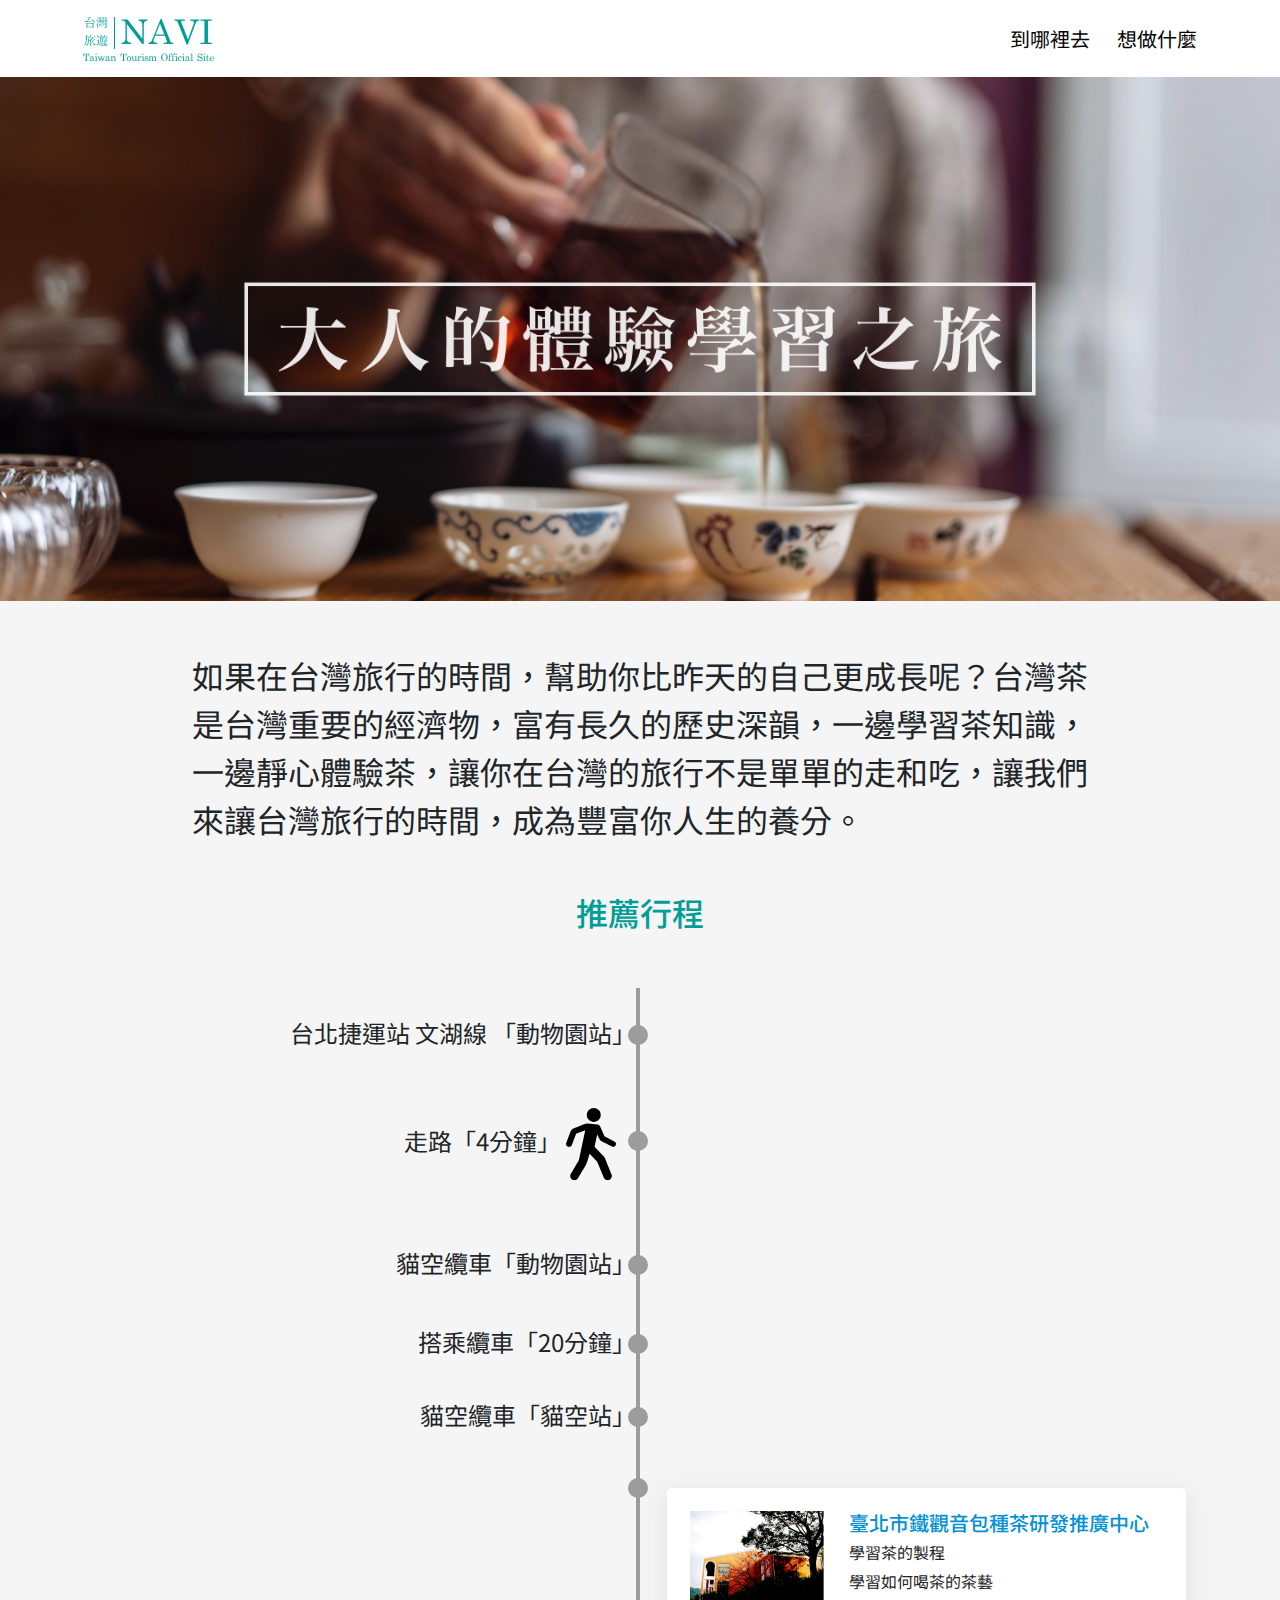
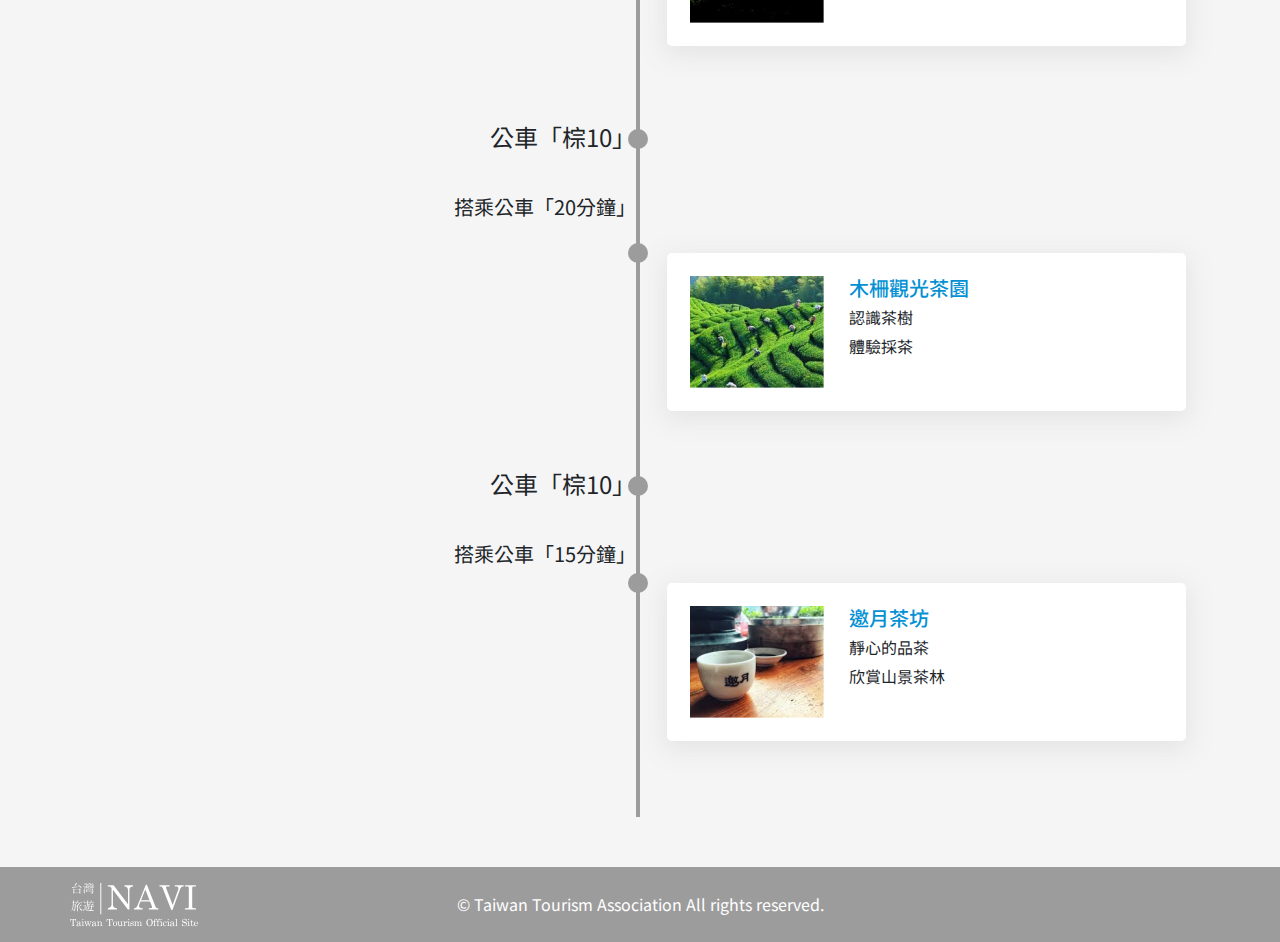
<file: travel.html>
<!DOCTYPE html>
<html lang="zh-Hant">
  <head>
    <meta charset="UTF-8" />
    <meta name="author" content="ChunHan Chen" />
    <meta name="viewport" content="width=device-width, initial-scale=1.0" />
    <meta name="robot" content="index,follow" />
    <meta name="rating" content="General /" />
    <meta name="description" content="A description of the page" />
    <title>Taiwan Tourism Official Site</title>
    <link rel="stylesheet" href="travel-style/style.css" />
    <link rel="stylesheet" href="travel-style/rwd.css" />
    <link rel="stylesheet" href="header-style/style.css" />
    <link rel="stylesheet" href="bootstrap/css/bootstrap.min.css" />
  </head>
  <body>
    <!-- Header -->
    <div class="header-wrap">
      <div class="container">
        <header class="d-flex justify-content-between align-items-center">
          <div class="logo">
            <a href="index.html">
              <img src="img/Logo31.svg" alt="" />
            </a>
          </div>
          <div class="right d-flex align-items-center justify-content-center">
            <a href="real-search.html" class="mb-0 text">到哪裡去</a>
            <a href="real-search.html" class="mb-0 text">想做什麼</a>
            <!-- <input type="text" name="" id="" placeholder="輸入關鍵字" />
            <a class="search" href="#"><img src="/img/search.svg" alt="" /></a> -->
          </div>
        </header>
      </div>
    </div>
    <!-- Header Mobile -->
    <div class="header-wrap-mobile">
      <div class="container">
        <header
          class="d-flex justify-content-between align-items-center px-4 mb-2"
        >
          <div class="menu">
            <ul>
              <li><a href="real-search.html">到哪裡去</a></li>
              <li><a href="real-search.html">想做什麼</a></li>
            </ul>
          </div>
          <div class="logo">
            <a href="index.html">
              <img src="img/Logo31.svg" alt="" />
            </a>
          </div>
          <div class="ham">
            <img src="img/menu.svg" alt="" />
          </div>
          <!--  <div class="right d-flex align-items-center justify-content-center">
            <a class="search" href="search.html"
              ><img src="/img/search.svg" alt=""
            /></a>
          </div> -->
        </header>
      </div>
    </div>

    <div class="imga-wrap">
      <div class="container">
        <img src="img/model_bn 1.png" alt="" />
      </div>
    </div>
    <div class="tavel-info">
      <div class="container">
        <p>
          如果在台灣旅行的時間，幫助你比昨天的自己更成長呢？台灣茶是台灣重要的經濟物，富有長久的歷史深韻，一邊學習茶知識，一邊靜心體驗茶，讓你在台灣的旅行不是單單的走和吃，讓我們來讓台灣旅行的時間，成為豐富你人生的養分。
        </p>
      </div>
    </div>
    <div class="journey">
      <div class="container">
        <h4>推薦行程</h4>

        <div class="timeline">
          <div class="left">
            <div class="txt">台北捷運站 文湖線 「動物園站」</div>
            <div class="txt">
              走路「4分鐘」
              <img src="img/walk.svg" alt="" />
            </div>
            <div class="txt">貓空纜車「動物園站」</div>
            <div class="txt">搭乘纜車「20分鐘」</div>
            <div class="txt">貓空纜車「貓空站」</div>
            <div class="txt">公車「棕10」</div>
            <div class="txt">搭乘公車「20分鐘」</div>
            <div class="txt">公車「棕10」</div>
            <div class="txt">搭乘公車「15分鐘」</div>
          </div>
          <div class="right">
            <div class="mycard">
              <img src="img/image 1.png" alt="" />
              <div class="txt">
                <h5>臺北市鐵觀音包種茶研發推廣中心</h5>
                <p>學習茶的製程</p>
                <p>學習如何喝茶的茶藝</p>
              </div>
            </div>
            <div class="mycard">
              <img src="img/image 1-1.png" alt="" />
              <div class="txt">
                <h5>木柵觀光茶園</h5>
                <p>認識茶樹</p>
                <p>體驗採茶</p>
              </div>
            </div>
            <div class="mycard">
              <img src="img/image 1-2.png" alt="" />
              <div class="txt">
                <h5>邀月茶坊</h5>
                <p>靜心的品茶</p>
                <p>欣賞山景茶林</p>
              </div>
            </div>
          </div>
        </div>
      </div>
    </div>

    <!--手機版-->
    <div class="journey-mobile">
      <div class="container">
        <h4>推薦行程</h4>

        <div class="timeline">
          <div class="txt">台北捷運站 文湖線 「動物園站」</div>
          <div class="txt">
            <img src="img/walk.svg" alt="" />
            走路「4分鐘」
          </div>
          <div class="txt">貓空纜車「動物園站」</div>
          <div class="txt">搭乘纜車「20分鐘」</div>
          <div class="txt">貓空纜車「貓空站」</div>
          <div class="mycard">
            <img src="img/image 1.png" alt="" />
            <div>
              <h5>臺北市鐵觀音包種茶研發推廣中心</h5>
              <p>學習茶的製程</p>
              <p>學習如何喝茶的茶藝</p>
            </div>
          </div>
          <div class="txt">公車「棕10」</div>
          <div class="txt">搭乘公車「20分鐘」</div>
          <div class="mycard">
            <img src="img/image 1-1.png" alt="" />
            <div>
              <h5>木柵觀光茶園</h5>
              <p>認識茶樹</p>
              <p>體驗採茶</p>
            </div>
          </div>
          <div class="txt">公車「棕10」</div>
          <div class="txt">搭乘公車「15分鐘」</div>
          <div class="mycard">
            <img src="img/image 1-2.png" alt="" />
            <div>
              <h5>邀月茶坊</h5>
              <p>靜心的品茶</p>
              <p>欣賞山景茶林</p>
            </div>
          </div>
        </div>
      </div>
    </div>

    <footer>
      <div class="container">
        <img src="img/Logowhite.svg" alt="" />
        <p>© Taiwan Tourism Association All rights reserved.</p>
      </div>
    </footer>

    <script src="bootstrap/js/bootstrap.bundle.min.js"></script>
    <script src="jquery.js"></script>

    <script src="header-style/header.js"></script>
  </body>
</html>
</file>
<file: travel-style/style.css>
@import url("https://fonts.googleapis.com/css2?family=Noto+Sans+TC:wght@400;500&display=swap");
@import url("https://fonts.googleapis.com/css2?family=Noto+Serif+TC:wght@200;300;400;500;600;700;900&display=swap");
* {
  padding: 0;
  margin: 0;
  box-sizing: border-box;
  font-family: "Noto Sans TC", sans-serif;
  font-weight: 400;
}

body {
  background-color: #F5F5F5 !important;
}

.container {
  max-width: 1440px !important;
  padding: 0 !important;
}

.imga-wrap img {
  width: 100%;
  object-fit: fill;
}

.tavel-info {
  padding: 50px 0;
}
.tavel-info p {
  text-align: justify;
  width: 70%;
  font-size: 32px;
  margin: 0 auto;
}

.journey h4 {
  color: #009E96;
  font-size: 32px;
  text-align: center;
  margin-bottom: 57px;
}
.journey .timeline {
  display: flex;
  padding-bottom: 50px;
}
.journey .left {
  padding: 27px 0;
  flex: 1 1 50%;
  display: flex;
  flex-direction: column;
  align-items: flex-end;
  border-right: 4px solid #9C9C9C;
}
.journey .left .txt {
  font-size: 24px;
  position: relative;
}
.journey .left .txt::after {
  content: "";
  width: 20px;
  height: 20px;
  border-radius: 50%;
  background-color: #9C9C9C;
  position: absolute;
  right: -12px;
  top: 10px;
}
.journey .left .txt:nth-child(1) {
  margin-bottom: 57px;
}
.journey .left .txt:nth-child(2) {
  margin-right: 20px;
  margin-bottom: 64px;
}
.journey .left .txt:nth-child(2)::after {
  content: "";
  width: 20px;
  height: 20px;
  border-radius: 50%;
  background-color: #9C9C9C;
  position: absolute;
  right: -32px;
  top: 23px;
}
.journey .left .txt:nth-child(3) {
  margin-bottom: 43px;
}
.journey .left .txt:nth-child(4) {
  margin-bottom: 37px;
}
.journey .left .txt:nth-child(5) {
  margin-bottom: 286px;
}
.journey .left .txt:nth-child(6) {
  margin-bottom: 37px;
}
.journey .left .txt:nth-child(7) {
  margin-bottom: 244px;
  font-size: 20px;
}
.journey .left .txt:nth-child(7)::after {
  background-color: #ff090900;
}
.journey .left .txt:nth-child(8) {
  margin-bottom: 37px;
}
.journey .left .txt:nth-child(9) {
  font-size: 20px;
}
.journey .left .txt:nth-child(9)::after {
  background-color: #ff090900;
}
.journey .right {
  flex: 1 1 50%;
  padding: 0 27px;
}
.journey .right .mycard {
  width: 519px;
  display: flex;
  background-color: #fff;
  padding: 23px;
  border-radius: 5px;
  gap: 25px;
  box-shadow: 0px 6px 24px 2px rgba(225, 225, 225, 0.9);
  position: relative;
}
.journey .right .mycard::after {
  content: "";
  width: 20px;
  height: 20px;
  border-radius: 50%;
  position: absolute;
  background-color: #9C9C9C;
  left: -39px;
  top: -10px;
}
.journey .right .mycard:nth-child(1) {
  margin: 500px 0 207px 0;
}
.journey .right .mycard:nth-child(2) {
  margin-bottom: 172px;
}
.journey .right .mycard:nth-child(3) {
  margin-bottom: 76px;
}
.journey .right h5, .journey .right p {
  margin-bottom: 5px;
}
.journey .right h5 {
  color: #0491D3;
  font-size: 20px;
  font-weight: 500;
}

.journey-mobile {
  display: none;
}
.journey-mobile h4 {
  color: #009E96;
  font-size: 32px;
  text-align: center;
  margin-bottom: 57px;
}
.journey-mobile .timeline {
  margin-left: 50px;
  border-left: 4px solid #9C9C9C;
  padding-left: 27px;
  padding-bottom: 30px;
  margin-bottom: 30px;
}
.journey-mobile .txt {
  font-size: 16px;
  position: relative;
}
.journey-mobile .txt::after {
  content: "";
  width: 10px;
  height: 10px;
  border-radius: 50%;
  background-color: #9C9C9C;
  position: absolute;
  left: -34px;
  top: 10px;
}
.journey-mobile .txt:nth-child(1) {
  margin-bottom: 16px;
}
.journey-mobile .txt:nth-child(2) {
  margin-right: 20px;
  margin-bottom: 19px;
}
.journey-mobile .txt:nth-child(2) img {
  width: 30px;
}
.journey-mobile .txt:nth-child(2)::after {
  content: "";
  width: 10px;
  height: 10px;
  border-radius: 50%;
  background-color: #9C9C9C;
  position: absolute;
  right: -29px;
  top: 10px;
}
.journey-mobile .txt:nth-child(3) {
  margin-bottom: 19px;
}
.journey-mobile .txt:nth-child(4) {
  margin-bottom: 23px;
}
.journey-mobile .txt:nth-child(5) {
  margin-bottom: 50px;
}
.journey-mobile .txt:nth-child(7) {
  margin-top: 30px;
  margin-bottom: 23px;
}
.journey-mobile .txt:nth-child(8) {
  margin-bottom: 39px;
}
.journey-mobile .txt:nth-child(10) {
  margin-top: 39px;
  margin-bottom: 13px;
}
.journey-mobile .txt:nth-child(11) {
  margin-bottom: 39px;
}
.journey-mobile .mycard {
  max-width: 276px;
  display: flex;
  background-color: #fff;
  padding: 10px 0px 10px 10px;
  border-radius: 5px;
  gap: 5px;
  box-shadow: 0px 6px 24px 2px rgba(225, 225, 225, 0.9);
  position: relative;
}
.journey-mobile .mycard h5 {
  font-size: 12px;
  color: #0491D3;
  font-weight: 500;
}
.journey-mobile .mycard p {
  font-size: 10px;
  margin-bottom: 0;
}
.journey-mobile .mycard img {
  height: 64px;
}
.journey-mobile .mycard::after {
  content: "";
  width: 10px;
  height: 10px;
  border-radius: 50%;
  position: absolute;
  background-color: #9C9C9C;
  left: -34px;
  top: -5px;
}

footer .container {
  height: 75px;
  background-color: #9c9c9c;
  display: flex;
  justify-content: center;
  align-items: center;
  position: relative;
}
footer img {
  height: 50px;
  position: absolute;
  left: 70px;
  top: 12px;
}
footer p {
  color: white;
  text-align: center;
  margin-bottom: 0;
}/*# sourceMappingURL=style.css.map */
</file>
<file: travel-style/rwd.css>
@media (max-width: 990px) {
  .banner {
    height: 546px;
  }
}
@media (max-width: 768px) {
  .banner {
    height: 369px;
  }
}
@media (max-width: 576px) {
  .banner {
    height: 193px;
  }
}

@media (max-width: 990px) {
  .tavel-info p {
    font-size: 24px;
  }
}
@media (max-width: 768px) {
  .tavel-info p {
    font-size: 16px;
  }
}

@media (max-width: 990px) {
  .journey {
    display: none;
  }
}

@media (max-width: 990px) {
  .journey-mobile {
    display: block;
  }
}

@media (max-width: 768px) {
  footer .container {
    height: 90px;
    flex-direction: column;
  }
  footer img {
    position: static;
  }
  footer p {
    font-size: 10px;
  }
}/*# sourceMappingURL=rwd.css.map */
</file>
<file: header-style/style.css>
.header-wrap {
  width: 100%;
  height: 77px;
  background-color: white;
}
.header-wrap header {
  width: 100%;
  height: 77px;
  padding: 0 83px;
}
.header-wrap .right {
  font-size: 20px;
  line-height: 28px;
  gap: 27px;
  position: relative;
}
.header-wrap a {
  text-decoration: none;
  color: black;
  position: relative;
  transition: all 0.2s;
}
.header-wrap a.text:hover {
  color: #31bba7;
}
.header-wrap a.text:hover::before {
  width: 100%;
}
.header-wrap a.text::before {
  content: "";
  position: absolute;
  width: 0%;
  height: 2px;
  background-color: #9a9a9a;
  bottom: 0;
  left: 50%;
  transform: translateX(-50%);
  transition: all 0.2s;
}
.header-wrap input {
  width: 300px;
  border: none;
  border-bottom: 1px solid black;
}
.header-wrap input::-webkit-search-cancel-button {
  display: none;
}
.header-wrap input:focus {
  outline: none;
}
.header-wrap input::placeholder {
  color: rgba(0, 0, 0, 0.2);
  font-size: 16px;
  line-height: 24px;
  transform: translateY(-1px);
}
.header-wrap a.search {
  width: 46px;
  height: 46px;
  position: absolute;
  color: black;
  top: -15px;
  right: 0;
  z-index: 99;
}

.header-wrap-mobile {
  display: none;
  background-color: #fff;
  z-index: 99;
}
.header-wrap-mobile header {
  margin-bottom: 0 !important;
  position: relative;
}
.header-wrap-mobile header .menu {
  display: none;
  padding: 10px;
  position: absolute;
  right: 0px;
  top: 70px;
  background-color: white;
  transition: all 0.2s;
}
.header-wrap-mobile header .menu ul {
  margin: 0;
  padding: 0;
}
.header-wrap-mobile header .menu li {
  list-style: none;
  transition: all 0.2s;
}
.header-wrap-mobile header .menu li:nth-child(2) {
  margin-top: 20px;
}
.header-wrap-mobile header .menu li a {
  transition: all 0.2s;
  color: black;
  text-decoration: none;
  font-size: 24px;
  position: relative;
}
.header-wrap-mobile header .menu li a:hover {
  color: #31bba7;
}
.header-wrap-mobile header .menu li a:hover::after {
  width: 100%;
}
.header-wrap-mobile header .menu li a::after {
  content: "";
  position: absolute;
  width: 0%;
  height: 2px;
  background-color: #9a9a9a;
  bottom: 0;
  left: 50%;
  transform: translateX(-50%);
  transition: all 0.2s;
}
.header-wrap-mobile header .ham {
  cursor: pointer;
}

@media (max-width: 768px) {
  .header-wrap {
    display: none;
  }
}

@media (max-width: 768px) {
  .header-wrap-mobile {
    display: block;
  }
  .header-wrap-mobile header {
    padding-top: 10px;
    padding-bottom: 10px;
  }
}/*# sourceMappingURL=style.css.map */
</file>
